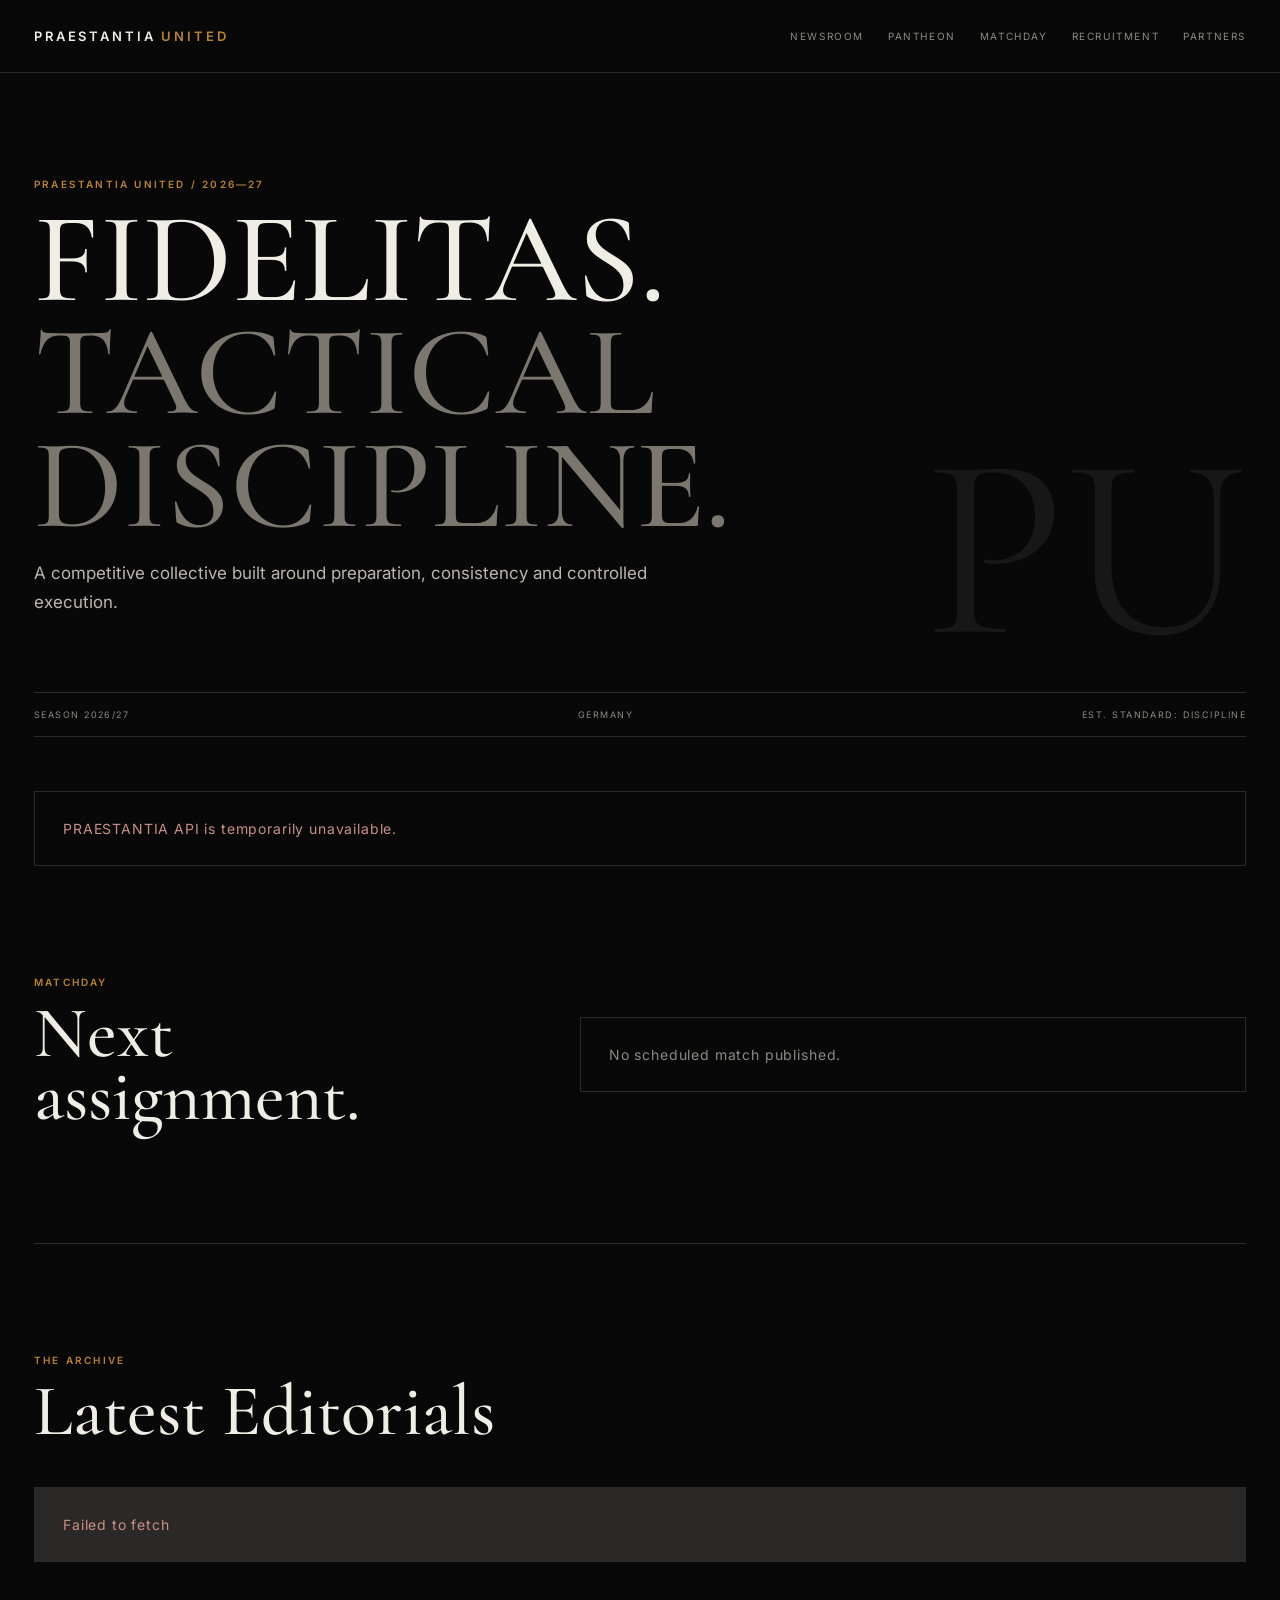
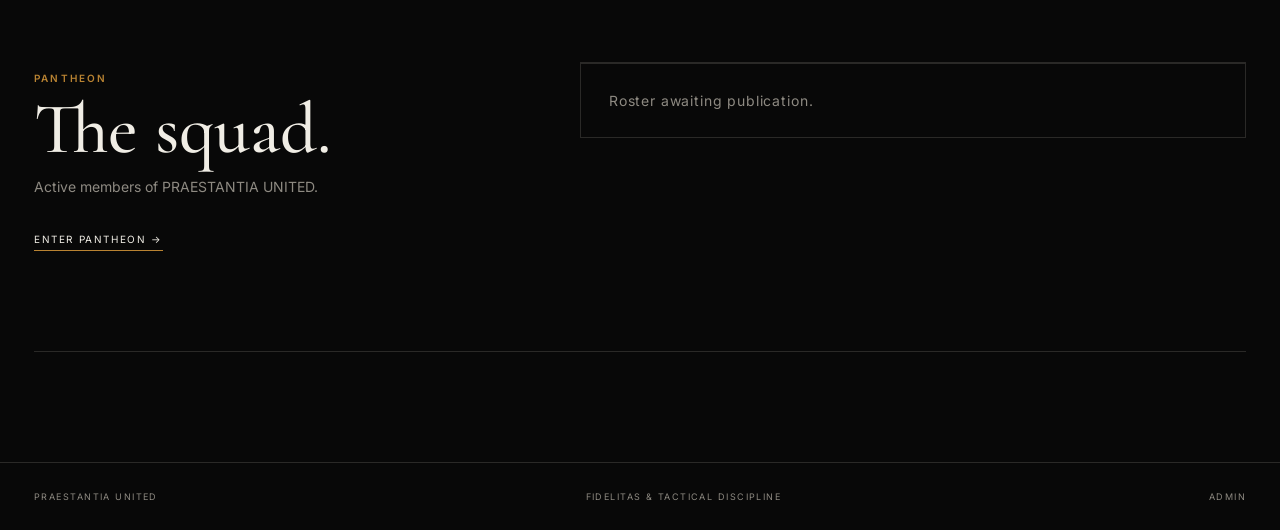
<file: index.html>
<!DOCTYPE html>
<html lang="en">
<head>
  <meta charset="UTF-8">
  <meta name="viewport" content="width=device-width, initial-scale=1.0">
  <meta name="description" content="PRAESTANTIA UNITED — FIDELITAS & TACTICAL DISCIPLINE">
  <title>PRAESTANTIA UNITED</title>
  <link rel="preconnect" href="https://fonts.googleapis.com">
  <link rel="preconnect" href="https://fonts.gstatic.com" crossorigin>
  <link href="https://fonts.googleapis.com/css2?family=Cormorant+Garamond:wght@400;500;600;700&family=Inter:wght@400;500;600&display=swap" rel="stylesheet">
  <link rel="stylesheet" href="css_style.css">
</head>
<body data-page="home">
  <header class="site-header">
    <a class="brand" href="index.html">PRAESTANTIA <span>UNITED</span></a>
    <button class="nav-toggle" aria-label="Toggle navigation">MENU</button>
    <nav class="site-nav">
      <a href="index.html">NEWSROOM</a>
      <a href="pantheon.html">PANTHEON</a>
      <a href="matchday.html">MATCHDAY</a>
      <a href="recruitment.html">RECRUITMENT</a>
      <a href="partners.html">PARTNERS</a>
    </nav>
  </header>

  <main>
    <section class="masthead">
      <div>
        <p class="eyebrow">PRAESTANTIA UNITED / 2026—27</p>
        <h1>FIDELITAS.<br><span>TACTICAL DISCIPLINE.</span></h1>
        <p class="masthead-copy">A competitive collective built around preparation, consistency and controlled execution.</p>
      </div>
      <div class="masthead-mark">PU</div>
    </section>

    <section class="ticker" aria-label="Club status">
      <span>SEASON 2026/27</span><span>GERMANY</span><span>EST. STANDARD: DISCIPLINE</span>
    </section>

    <section id="featured-news" class="feature-block">
      <div class="loading-state">Loading latest editorial…</div>
    </section>

    <section class="split-section">
      <div>
        <p class="eyebrow">MATCHDAY</p>
        <h2>Next assignment.</h2>
      </div>
      <div id="next-match" class="data-panel"><div class="empty-state">No scheduled match published.</div></div>
    </section>

    <section class="section-head compact">
      <div>
        <p class="eyebrow">THE ARCHIVE</p>
        <h2>Latest Editorials</h2>
      </div>
      <div id="filters" class="filters"></div>
    </section>
    <section id="editorial-grid" class="editorial-grid"><div class="loading-state">Loading newsroom…</div></section>

    <section class="split-section team-preview">
      <div>
        <p class="eyebrow">PANTHEON</p>
        <h2>The squad.</h2>
        <p class="muted-copy">Active members of PRAESTANTIA UNITED.</p>
        <a class="text-link" href="pantheon.html">ENTER PANTHEON →</a>
      </div>
      <div id="player-preview" class="mini-roster"><div class="empty-state">Roster awaiting publication.</div></div>
    </section>
  </main>

  <footer class="site-footer">
    <span>PRAESTANTIA UNITED</span>
    <span>FIDELITAS &amp; TACTICAL DISCIPLINE</span>
    <a href="admin_news-create.html">ADMIN</a>
  </footer>

  <script src="js_app.js"></script>
</body>
</html>
</file>
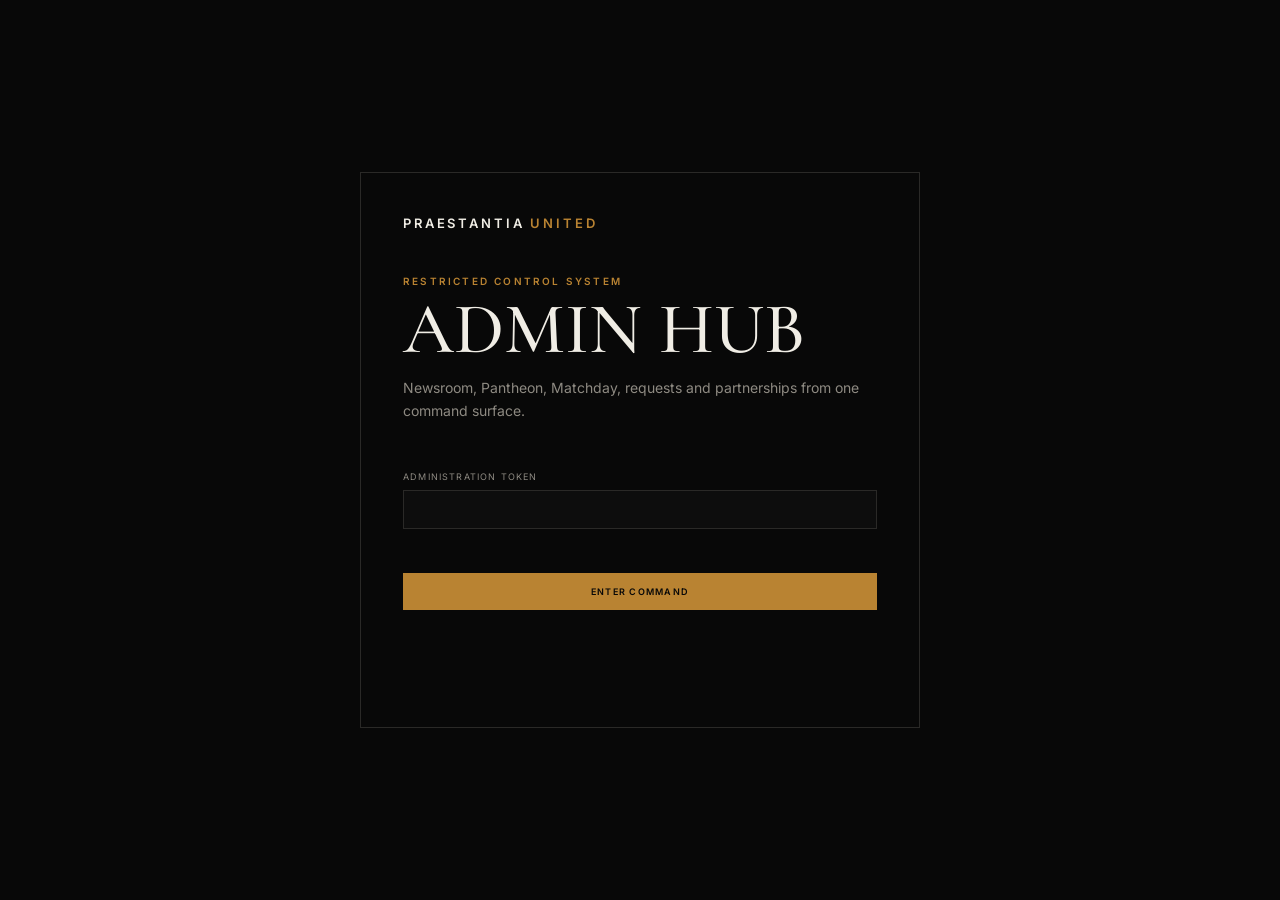
<file: admin/index.html>
<!DOCTYPE html>
<html lang="en">
<head>
  <meta charset="UTF-8">
  <meta name="viewport" content="width=device-width,initial-scale=1">
  <meta name="robots" content="noindex,nofollow">
  <title>Admin Hub — PRAESTANTIA UNITED</title>
  <link rel="preconnect" href="https://fonts.googleapis.com">
  <link rel="preconnect" href="https://fonts.gstatic.com" crossorigin>
  <link href="https://fonts.googleapis.com/css2?family=Cormorant+Garamond:wght@400;500;600;700&family=Inter:wght@400;500;600&display=swap" rel="stylesheet">
  <link rel="stylesheet" href="/css_style.css">
  <link rel="stylesheet" href="/admin/admin.css">
</head>
<body class="admin-hub-shell">
  <section id="login-screen" class="hub-login">
    <div class="hub-login-card">
      <a class="brand" href="/">PRAESTANTIA <span>UNITED</span></a>
      <div>
        <p class="eyebrow">RESTRICTED CONTROL SYSTEM</p>
        <h1>ADMIN HUB</h1>
        <p class="muted-copy">Newsroom, Pantheon, Matchday, requests and partnerships from one command surface.</p>
      </div>
      <label>Administration token<input id="token-input" type="password" autocomplete="off"></label>
      <button id="login-button" class="action-button">ENTER COMMAND</button>
      <p id="login-status" class="form-status"></p>
    </div>
  </section>

  <div id="hub" class="hub hidden">
    <aside class="hub-sidebar">
      <a class="brand" href="/">PRAESTANTIA <span>UNITED</span></a>
      <div class="hub-command-label">ADMINISTRATION / 01</div>
      <nav id="hub-nav">
        <button class="hub-nav-item active" data-section="dashboard">OVERVIEW</button>
        <button class="hub-nav-item" data-section="news">NEWSROOM</button>
        <button class="hub-nav-item" data-section="players">PANTHEON</button>
        <button class="hub-nav-item" data-section="matches">MATCHDAY</button>
        <button class="hub-nav-item" data-section="applications">APPLICATIONS <span id="badge-applications"></span></button>
        <button class="hub-nav-item" data-section="match-requests">MATCH REQUESTS <span id="badge-match-requests"></span></button>
        <button class="hub-nav-item" data-section="partners">PARTNERS</button>
        <button class="hub-nav-item" data-section="partnership-requests">PARTNERSHIP REQUESTS <span id="badge-partnerships"></span></button>
        <button class="hub-nav-item" data-section="settings">SYSTEM</button>
      </nav>
      <div class="hub-sidebar-foot">
        <a href="/" target="_blank">OPEN PUBLIC SITE ↗</a>
        <button id="logout-button">LOGOUT</button>
      </div>
    </aside>

    <main class="hub-main">
      <header class="hub-topbar">
        <div><p class="eyebrow" id="section-kicker">COMMAND</p><h2 id="section-title">Overview</h2></div>
        <div class="hub-api-status"><span id="api-dot"></span><span id="api-label">API CHECK</span></div>
      </header>

      <section class="hub-section active" data-panel="dashboard">
        <div id="metrics" class="hub-metrics"></div>
        <div class="hub-grid two">
          <article class="hub-panel"><p class="eyebrow">SYSTEM</p><h3>Production</h3><div id="system-status" class="hub-list"></div></article>
          <article class="hub-panel"><p class="eyebrow">QUICK ACTIONS</p><h3>Command shortcuts</h3>
            <div class="quick-actions">
              <button data-go="news">CREATE EDITORIAL</button>
              <button data-go="players">ADD PLAYER</button>
              <button data-go="matches">ADD MATCH</button>
              <button data-go="partners">ADD PARTNER</button>
            </div>
          </article>
        </div>
      </section>

      <section class="hub-section" data-panel="news">
        <div class="hub-grid editor-layout">
          <form id="article-form" class="hub-panel hub-form">
            <p class="eyebrow">EDITORIAL CONTROL</p><h3 id="article-editor-title">Create article</h3><p id="article-editor-mode" class="editor-mode">NEW ENTRY</p>
            <label>Title<input id="article-title" required></label>
            <div class="two-col"><label>Slug<input id="article-slug" required></label><label>Category<input id="article-category" value="EDITORIAL" required></label></div>
            <label>Subheadline<input id="article-subheadline"></label>
            <label>Image URL<input id="article-image" type="url"></label>
            <div class="two-col"><label>Status<select id="article-status"><option value="draft">Draft</option><option value="published">Published</option></select></label><label class="check-label"><input id="article-featured" type="checkbox"> Featured</label></div>
            <label>Content<textarea id="article-content" rows="16" required></textarea></label>
            <div class="editor-actions"><button id="article-save-button" class="action-button" type="submit">SAVE ARTICLE</button><button id="article-cancel-edit" class="hub-refresh hidden" type="button">CANCEL EDIT</button></div><p id="article-form-status" class="form-status"></p>
          </form>
          <article class="hub-panel"><div class="panel-head"><div><p class="eyebrow">ARCHIVE</p><h3>Articles</h3></div><button class="hub-refresh" data-refresh="news">REFRESH</button></div><div id="articles-list" class="hub-list"></div></article>
        </div>
      </section>

      <section class="hub-section" data-panel="players">
        <div class="hub-grid editor-layout">
          <form id="player-form" class="hub-panel hub-form">
            <p class="eyebrow">PANTHEON CONTROL</p><h3>Add player</h3>
            <div class="two-col"><label>Number<input name="player_number" type="number"></label><label>Position<input name="position"></label></div>
            <label>Name<input name="name" required></label><label>Slug<input name="slug" required></label>
            <div class="two-col"><label>Nationality<input name="nationality"></label><label>Joined<input name="joined_at" type="date"></label></div>
            <label>Portrait URL<input name="portrait_url" type="url"></label>
            <label>Bio<textarea name="bio" rows="6"></textarea></label>
            <button class="action-button" type="submit">ADD TO PANTHEON</button><p class="form-status"></p>
          </form>
          <article class="hub-panel"><div class="panel-head"><div><p class="eyebrow">ACTIVE ROSTER</p><h3>Players</h3></div><button class="hub-refresh" data-refresh="players">REFRESH</button></div><div id="players-list" class="hub-list"></div></article>
        </div>
      </section>

      <section class="hub-section" data-panel="matches">
        <div class="hub-grid editor-layout">
          <form id="match-form" class="hub-panel hub-form">
            <p class="eyebrow">MATCHDAY CONTROL</p><h3>Add fixture</h3>
            <label>Opponent<input name="opponent" required></label>
            <div class="two-col"><label>Competition<input name="competition"></label><label>Venue<input name="venue"></label></div>
            <div class="two-col"><label>Date<input name="match_date" type="date" required></label><label>Kickoff<input name="kickoff_time" type="time"></label></div>
            <label>Status<select name="status"><option value="scheduled">Scheduled</option><option value="live">Live</option><option value="completed">Completed</option><option value="cancelled">Cancelled</option></select></label>
            <div class="two-col"><label>Score for<input name="score_for" type="number"></label><label>Score against<input name="score_against" type="number"></label></div>
            <label>Notes<textarea name="notes" rows="5"></textarea></label>
            <button class="action-button" type="submit">SAVE MATCH</button><p class="form-status"></p>
          </form>
          <article class="hub-panel"><div class="panel-head"><div><p class="eyebrow">COMPETITIVE RECORD</p><h3>Matches</h3></div><button class="hub-refresh" data-refresh="matches">REFRESH</button></div><div id="matches-admin-list" class="hub-list"></div></article>
        </div>
      </section>

      <section class="hub-section" data-panel="applications"><article class="hub-panel"><div class="panel-head"><div><p class="eyebrow">RECRUITMENT</p><h3>Applications</h3></div><button class="hub-refresh" data-refresh="applications">REFRESH</button></div><div id="applications-list" class="hub-list"></div></article></section>
      <section class="hub-section" data-panel="match-requests"><article class="hub-panel"><div class="panel-head"><div><p class="eyebrow">OPPOSITION</p><h3>Match requests</h3></div><button class="hub-refresh" data-refresh="match-requests">REFRESH</button></div><div id="match-requests-list" class="hub-list"></div></article></section>

      <section class="hub-section" data-panel="partners">
        <div class="hub-grid editor-layout">
          <form id="partner-form" class="hub-panel hub-form">
            <p class="eyebrow">PARTNER CONTROL</p><h3>Add partner</h3>
            <label>Name<input name="name" required></label><label>Slug<input name="slug" required></label>
            <div class="two-col"><label>Tier<input name="tier"></label><label>Sort order<input name="sort_order" type="number" value="0"></label></div>
            <label>Website<input name="website_url" type="url"></label><label>Logo URL<input name="logo_url" type="url"></label>
            <label>Description<textarea name="description" rows="6"></textarea></label>
            <button class="action-button" type="submit">ADD PARTNER</button><p class="form-status"></p>
          </form>
          <article class="hub-panel"><div class="panel-head"><div><p class="eyebrow">ALLIANCES</p><h3>Partners</h3></div><button class="hub-refresh" data-refresh="partners">REFRESH</button></div><div id="partners-admin-list" class="hub-list"></div></article>
        </div>
      </section>

      <section class="hub-section" data-panel="partnership-requests"><article class="hub-panel"><div class="panel-head"><div><p class="eyebrow">ALLIANCES</p><h3>Partnership requests</h3></div><button class="hub-refresh" data-refresh="partnership-requests">REFRESH</button></div><div id="partnership-requests-list" class="hub-list"></div></article></section>

      <section class="hub-section" data-panel="settings">
        <div class="hub-grid two">
          <article class="hub-panel"><p class="eyebrow">PUBLIC SETTINGS</p><h3>Runtime configuration</h3><div id="settings-list" class="hub-list"></div></article>
          <article class="hub-panel"><p class="eyebrow">API</p><h3>Production endpoint</h3><code>https://praestantia-api.dmdeliafr.workers.dev</code><p class="muted-copy">Administration secrets stay in Cloudflare and are never committed to this repository.</p></article>
        </div>
      </section>
    </main>
  </div>

  <script src="/admin/admin.js"></script>
</body>
</html>
</file>
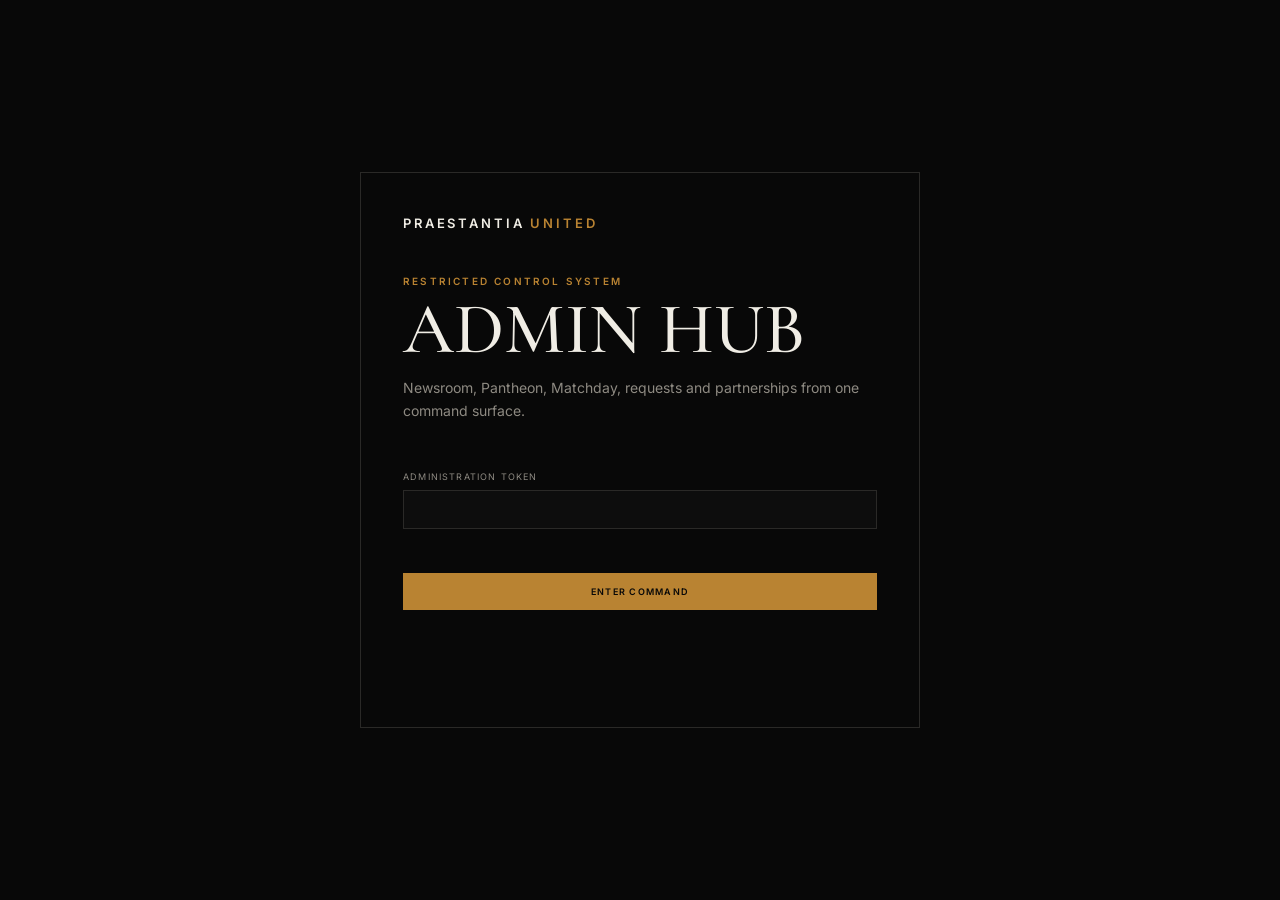
<file: admin_news-create.html>
<!DOCTYPE html><html lang="en"><head><meta charset="UTF-8"><meta http-equiv="refresh" content="0; url=/admin/"><meta name="robots" content="noindex"><title>Admin — PRAESTANTIA UNITED</title></head><body><script>location.replace("/admin/");</script></body></html>
</file>
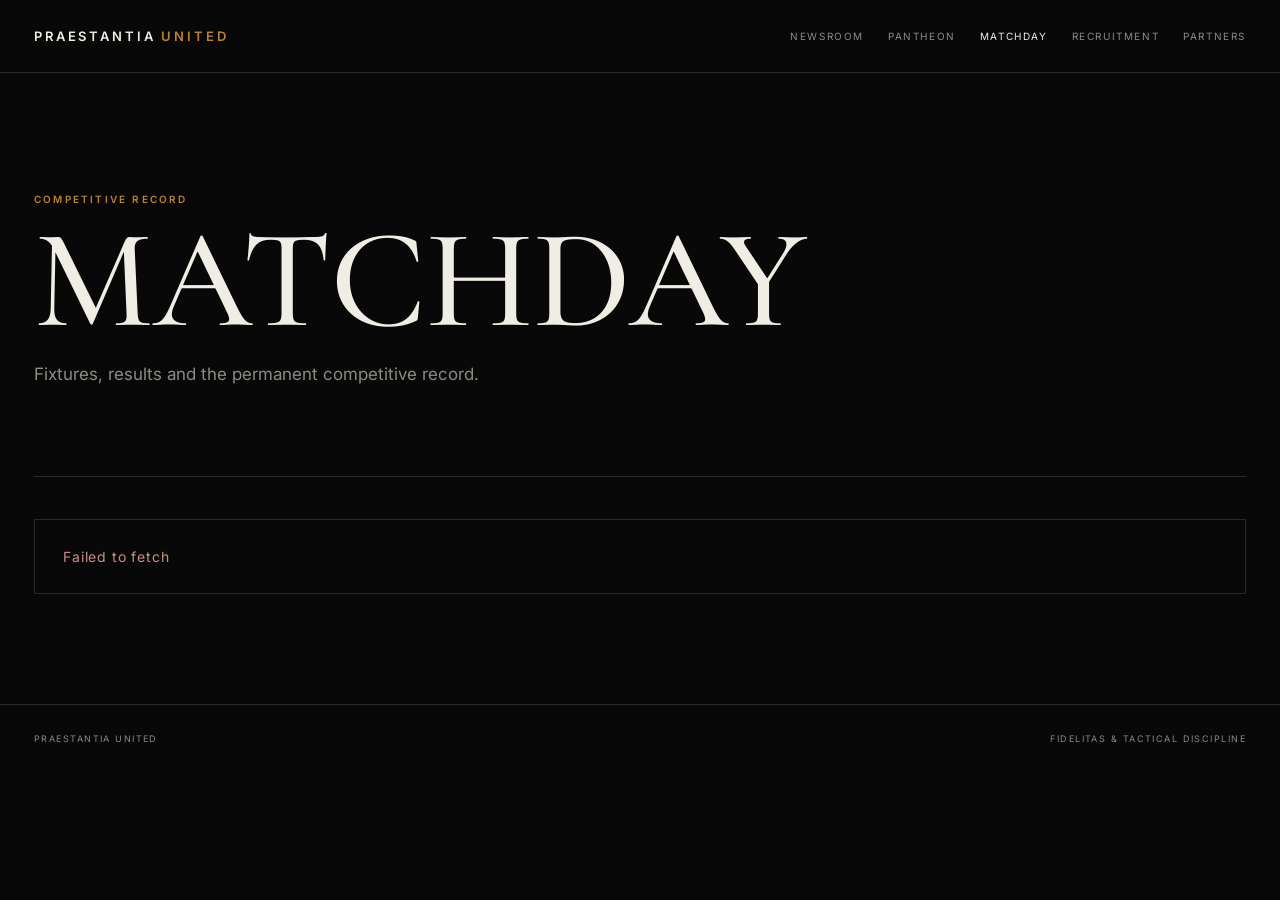
<file: matchday.html>
<!DOCTYPE html>
<html lang="en">
<head>
<meta charset="UTF-8"><meta name="viewport" content="width=device-width,initial-scale=1">
<title>Matchday — PRAESTANTIA UNITED</title>
<link rel="preconnect" href="https://fonts.googleapis.com"><link rel="preconnect" href="https://fonts.gstatic.com" crossorigin>
<link href="https://fonts.googleapis.com/css2?family=Cormorant+Garamond:wght@400;500;600;700&family=Inter:wght@400;500;600&display=swap" rel="stylesheet">
<link rel="stylesheet" href="css_style.css">
</head>
<body data-page="matchday">
<header class="site-header"><a class="brand" href="index.html">PRAESTANTIA <span>UNITED</span></a><button class="nav-toggle" aria-label="Toggle navigation">MENU</button><nav class="site-nav"><a href="index.html">NEWSROOM</a><a href="pantheon.html">PANTHEON</a><a class="active" href="matchday.html">MATCHDAY</a><a href="recruitment.html">RECRUITMENT</a><a href="partners.html">PARTNERS</a></nav></header>
<main>
<section class="page-hero"><p class="eyebrow">COMPETITIVE RECORD</p><h1>MATCHDAY</h1><p>Fixtures, results and the permanent competitive record.</p></section>
<section id="matches-list" class="matches-list"><div class="loading-state">Loading matches…</div></section>
</main>
<footer class="site-footer"><span>PRAESTANTIA UNITED</span><span>FIDELITAS &amp; TACTICAL DISCIPLINE</span></footer>
<script src="js_app.js"></script>
</body>
</html>
</file>
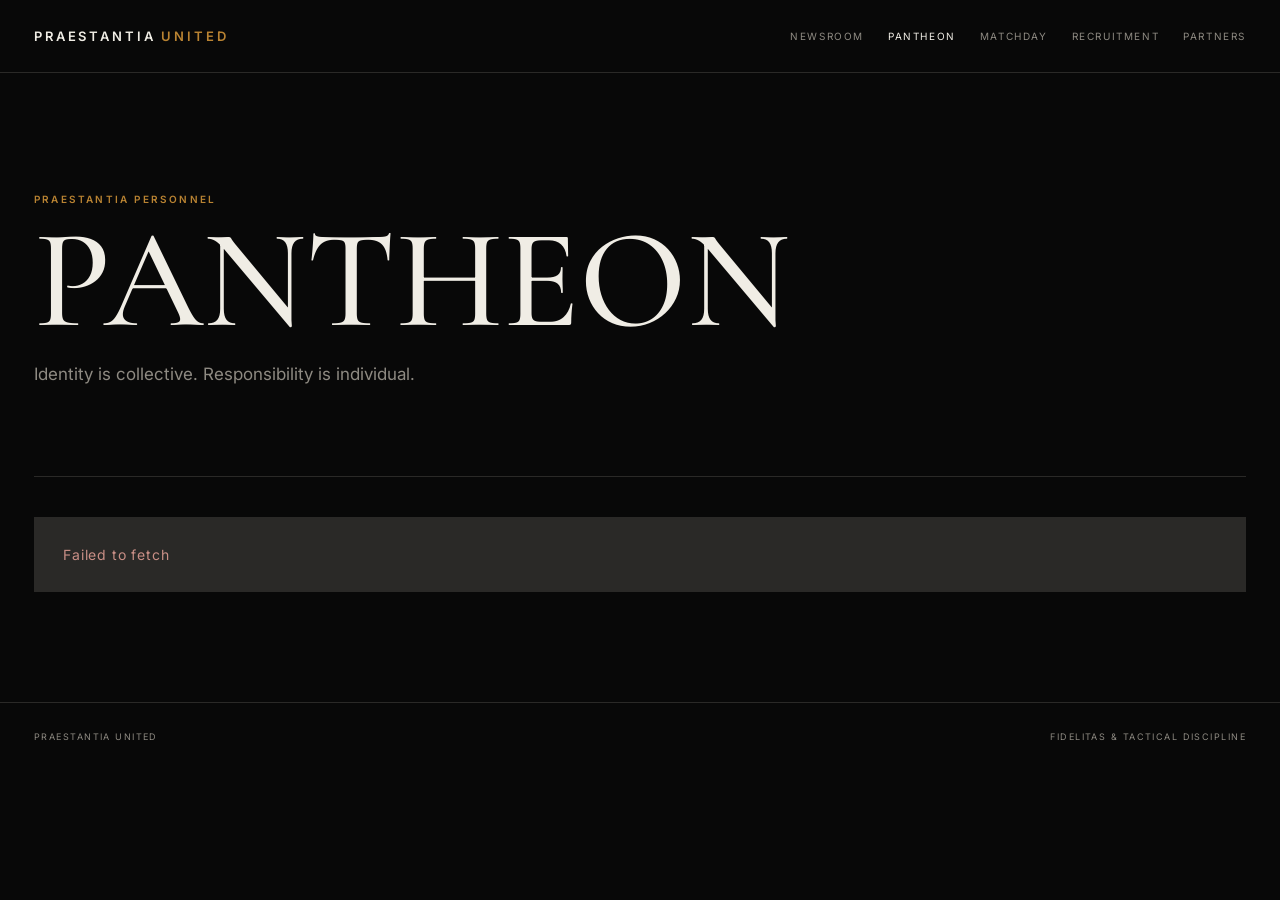
<file: pantheon.html>
<!DOCTYPE html>
<html lang="en">
<head>
<meta charset="UTF-8"><meta name="viewport" content="width=device-width,initial-scale=1">
<title>Pantheon — PRAESTANTIA UNITED</title>
<link rel="preconnect" href="https://fonts.googleapis.com"><link rel="preconnect" href="https://fonts.gstatic.com" crossorigin>
<link href="https://fonts.googleapis.com/css2?family=Cormorant+Garamond:wght@400;500;600;700&family=Inter:wght@400;500;600&display=swap" rel="stylesheet">
<link rel="stylesheet" href="css_style.css">
</head>
<body data-page="pantheon">
<header class="site-header"><a class="brand" href="index.html">PRAESTANTIA <span>UNITED</span></a><button class="nav-toggle" aria-label="Toggle navigation">MENU</button><nav class="site-nav"><a href="index.html">NEWSROOM</a><a class="active" href="pantheon.html">PANTHEON</a><a href="matchday.html">MATCHDAY</a><a href="recruitment.html">RECRUITMENT</a><a href="partners.html">PARTNERS</a></nav></header>
<main>
<section class="page-hero"><p class="eyebrow">PRAESTANTIA PERSONNEL</p><h1>PANTHEON</h1><p>Identity is collective. Responsibility is individual.</p></section>
<section id="players-grid" class="players-grid"><div class="loading-state">Loading roster…</div></section>
</main>
<footer class="site-footer"><span>PRAESTANTIA UNITED</span><span>FIDELITAS &amp; TACTICAL DISCIPLINE</span></footer>
<script src="js_app.js"></script>
</body>
</html>
</file>
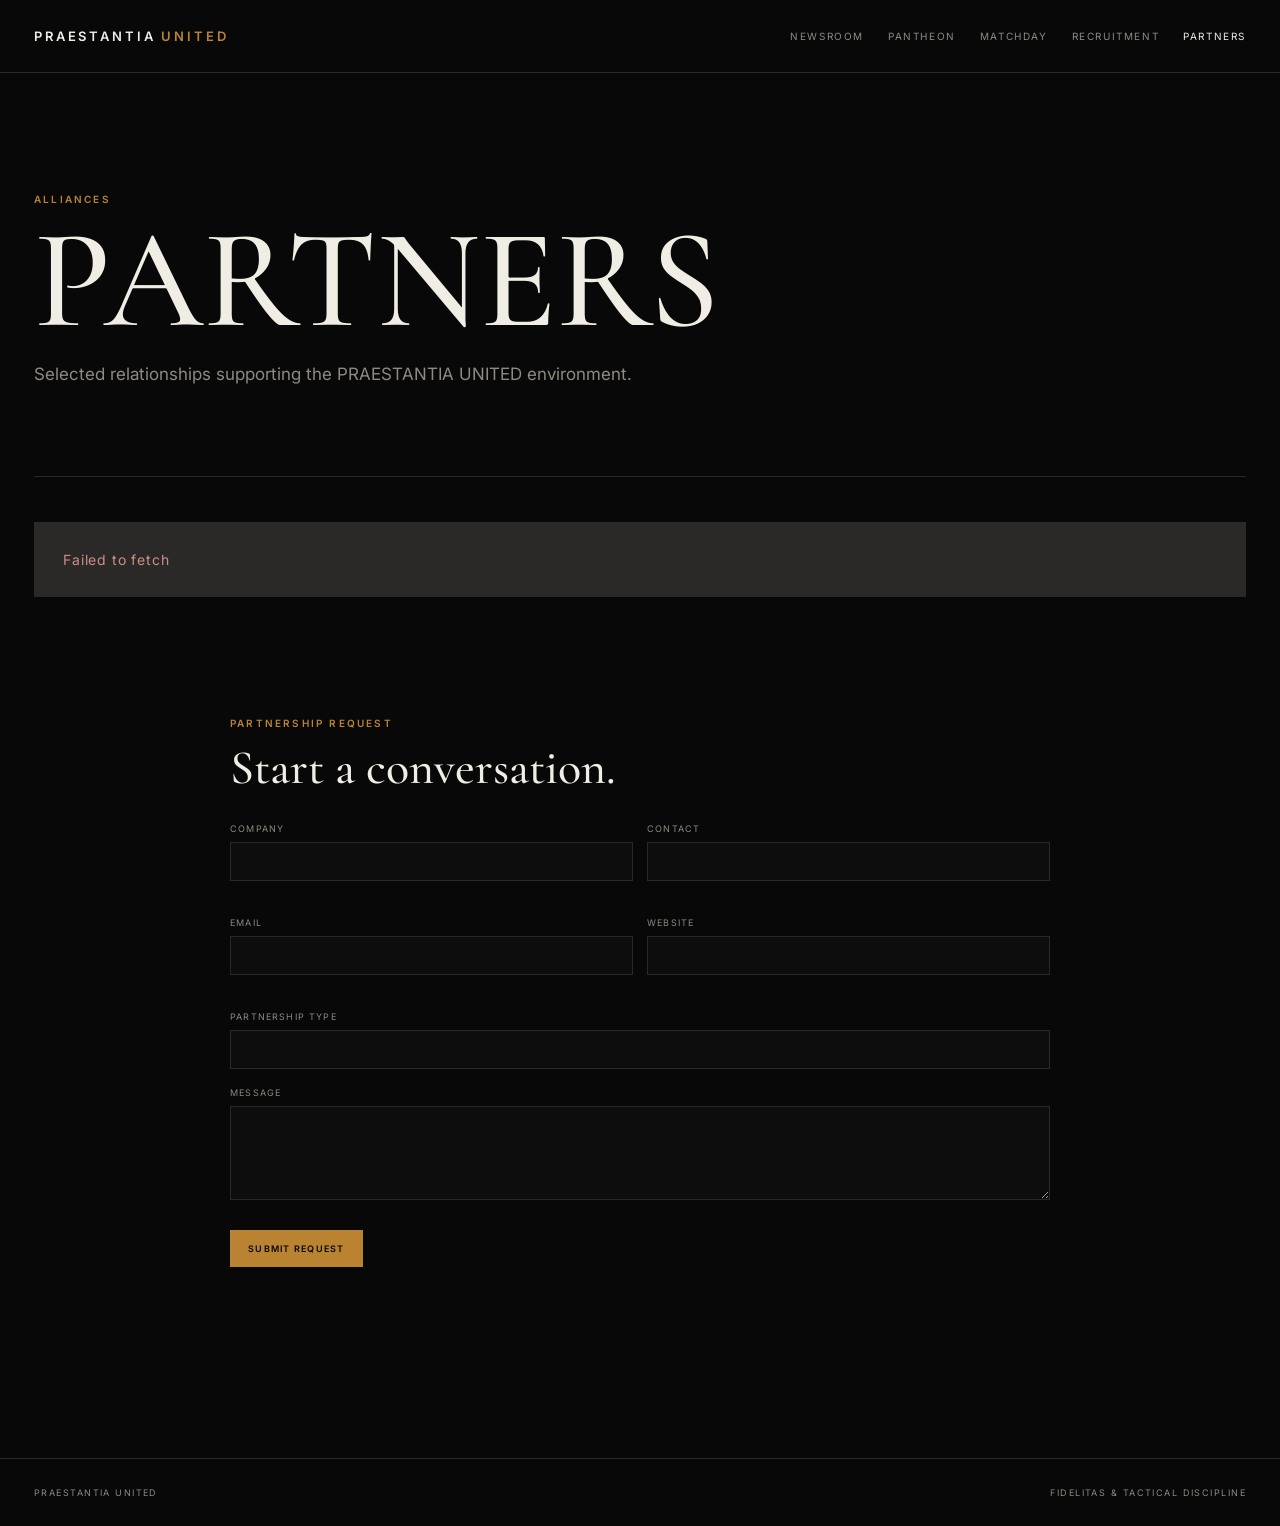
<file: partners.html>
<!DOCTYPE html>
<html lang="en">
<head>
<meta charset="UTF-8"><meta name="viewport" content="width=device-width,initial-scale=1">
<title>Partners — PRAESTANTIA UNITED</title>
<link rel="preconnect" href="https://fonts.googleapis.com"><link rel="preconnect" href="https://fonts.gstatic.com" crossorigin>
<link href="https://fonts.googleapis.com/css2?family=Cormorant+Garamond:wght@400;500;600;700&family=Inter:wght@400;500;600&display=swap" rel="stylesheet">
<link rel="stylesheet" href="css_style.css">
</head>
<body data-page="partners">
<header class="site-header"><a class="brand" href="index.html">PRAESTANTIA <span>UNITED</span></a><button class="nav-toggle" aria-label="Toggle navigation">MENU</button><nav class="site-nav"><a href="index.html">NEWSROOM</a><a href="pantheon.html">PANTHEON</a><a href="matchday.html">MATCHDAY</a><a href="recruitment.html">RECRUITMENT</a><a class="active" href="partners.html">PARTNERS</a></nav></header>
<main>
<section class="page-hero"><p class="eyebrow">ALLIANCES</p><h1>PARTNERS</h1><p>Selected relationships supporting the PRAESTANTIA UNITED environment.</p></section>
<section id="partners-grid" class="partners-grid"><div class="loading-state">Loading partners…</div></section>
<section class="form-panel partner-form-wrap">
<p class="eyebrow">PARTNERSHIP REQUEST</p><h2>Start a conversation.</h2>
<form id="partnership-form">
<div class="two-col"><label>Company<input name="company_name" required></label><label>Contact<input name="contact_name" required></label></div>
<div class="two-col"><label>Email<input name="email" type="email" required></label><label>Website<input name="website" type="url"></label></div>
<label>Partnership type<input name="partnership_type"></label>
<label>Message<textarea name="message" rows="6"></textarea></label>
<button class="action-button" type="submit">SUBMIT REQUEST</button><p class="form-status" aria-live="polite"></p>
</form>
</section>
</main>
<footer class="site-footer"><span>PRAESTANTIA UNITED</span><span>FIDELITAS &amp; TACTICAL DISCIPLINE</span></footer>
<script src="js_app.js"></script>
</body>
</html>
</file>
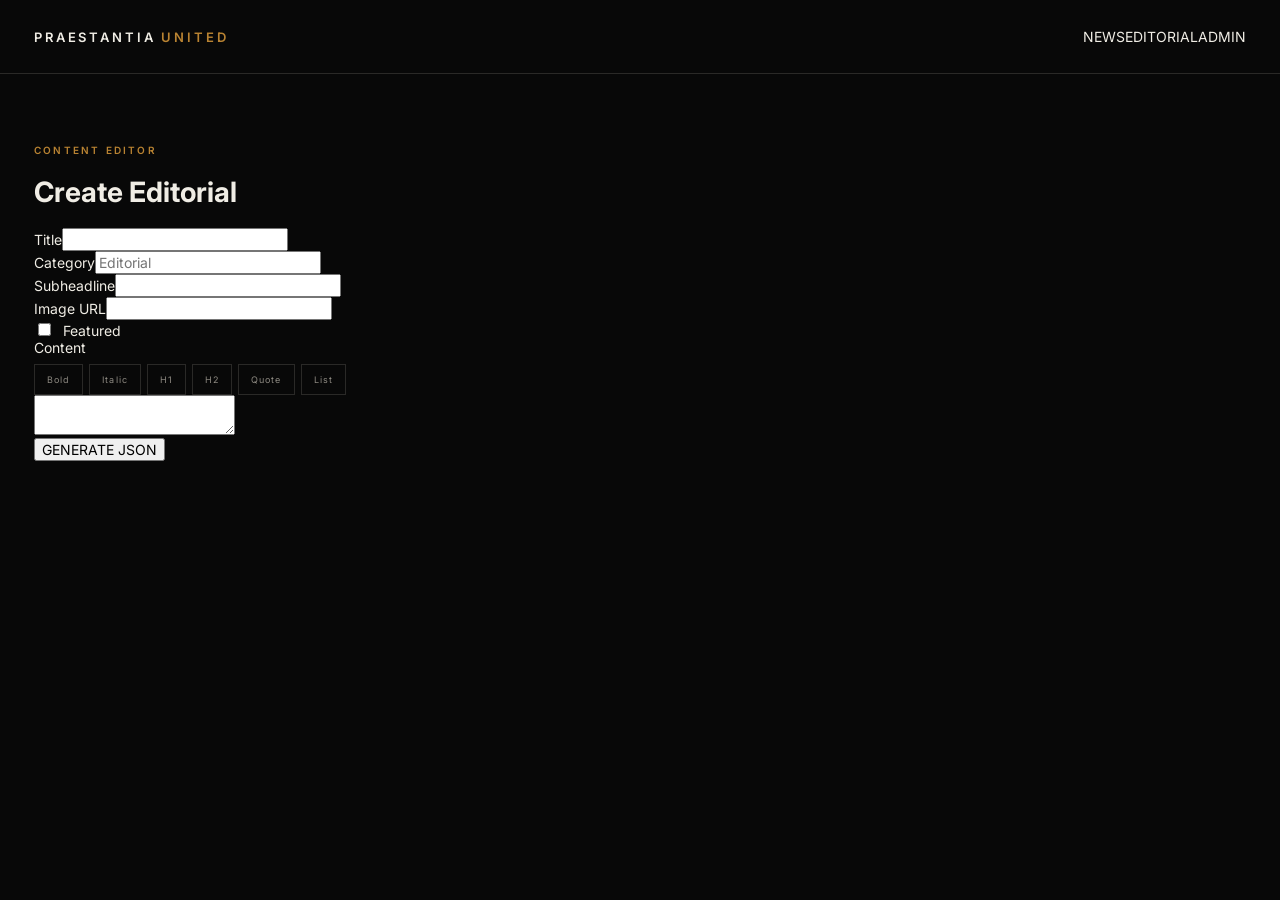
<file: praestantia+admin_news-create.html>
<!DOCTYPE html>
<html lang="en">
<head>
  <meta charset="UTF-8">
  <meta name="viewport" content="width=device-width, initial-scale=1.0">
  <title>Create Editorial — PRAESTANTIA UNITED</title>
  <link rel="preconnect" href="https://fonts.googleapis.com">
  <link rel="preconnect" href="https://fonts.gstatic.com" crossorigin>
  <link href="https://fonts.googleapis.com/css2?family=Cormorant+Garamond:wght@400;500;600&family=Inter:wght@400;500;600&display=swap" rel="stylesheet">
  <link rel="stylesheet" href="css_style.css">
</head>
<body>
  <header class="site-header">
    <a class="brand" href="index.html">PRAESTANTIA <span>UNITED</span></a>
    <nav><a href="index.html">NEWS</a><a href="news_article.html">EDITORIAL</a><a href="admin_news-create.html">ADMIN</a></nav>
  </header>
  <main class="admin">
    <div class="eyebrow">CONTENT EDITOR</div>
    <h1>Create Editorial</h1>
    <form id="editor-form">
      <div class="form-row"><label>Title</label><input id="title" required></div>
      <div class="form-row"><label>Category</label><input id="category" placeholder="Editorial" required></div>
      <div class="form-row"><label>Subheadline</label><input id="subheadline" required></div>
      <div class="form-row"><label>Image URL</label><input id="image" type="url"></div>
      <div class="form-row"><label><input id="featured" type="checkbox" style="width:auto;margin-right:8px"> Featured</label></div>
      <div class="form-row">
        <label>Content</label>
        <div class="toolbar">
          <button type="button" data-wrap="**">Bold</button>
          <button type="button" data-wrap="*">Italic</button>
          <button type="button" data-prefix="# ">H1</button>
          <button type="button" data-prefix="## ">H2</button>
          <button type="button" data-prefix="> ">Quote</button>
          <button type="button" data-prefix="- ">List</button>
        </div>
        <textarea id="content" required></textarea>
      </div>
      <button class="publish" type="submit">GENERATE JSON</button>
    </form>
    <pre id="output" style="white-space:pre-wrap;color:#aaa;margin-top:40px"></pre>
  </main>
  <script src="js_admin.js"></script>
</body>
</html>
</file>
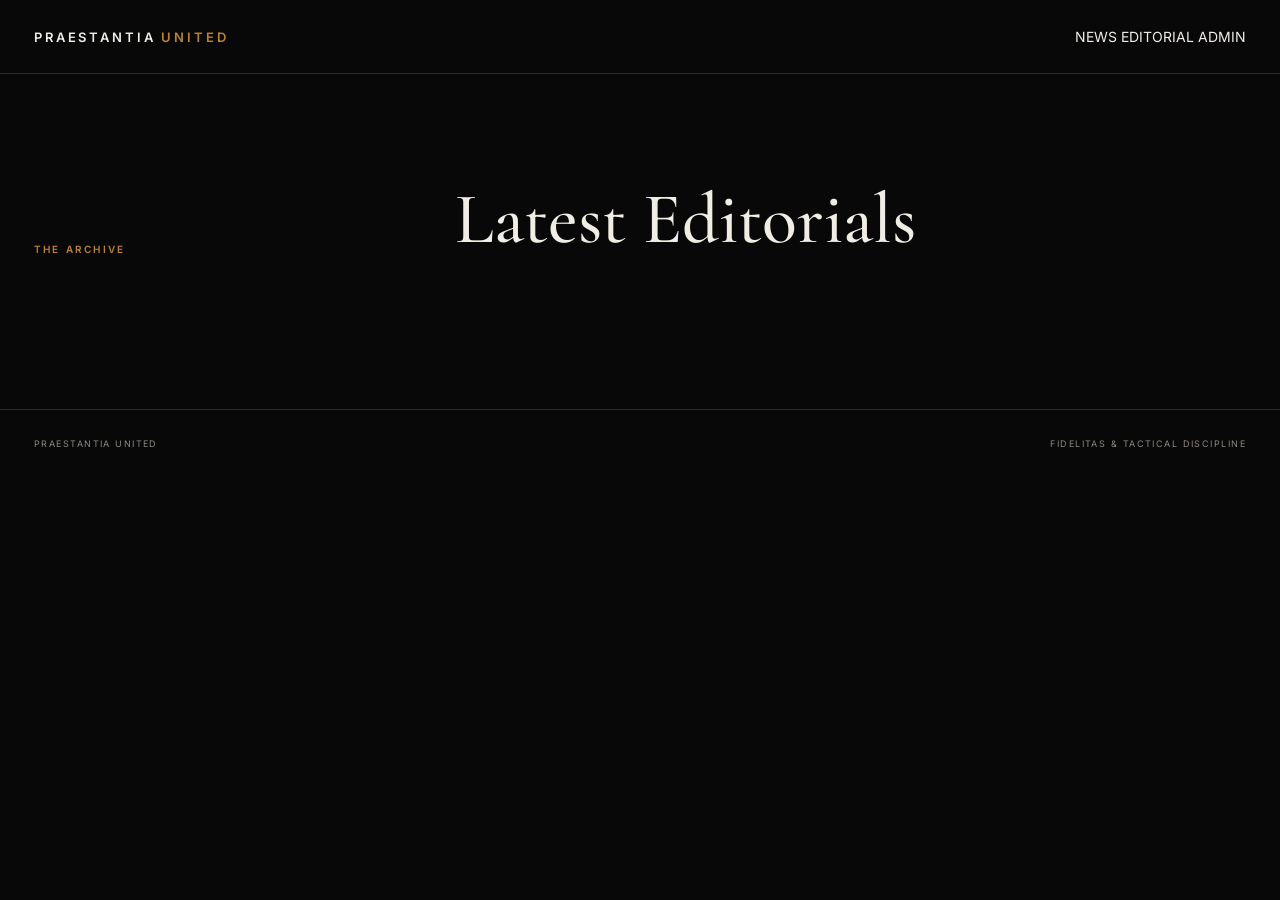
<file: praestantia+index.html>
<!DOCTYPE html>
<html lang="en">
<head>
  <meta charset="UTF-8">
  <meta name="viewport" content="width=device-width, initial-scale=1.0">
  <meta name="description" content="PRAESTANTIA UNITED — FIDELITAS & TACTICAL DISCIPLINE">
  <title>PRAESTANTIA UNITED</title>
  <link rel="preconnect" href="https://fonts.googleapis.com">
  <link rel="preconnect" href="https://fonts.gstatic.com" crossorigin>
  <link href="https://fonts.googleapis.com/css2?family=Cormorant+Garamond:wght@400;500;600;700&family=Inter:wght@400;500;600&display=swap" rel="stylesheet">
  <link rel="stylesheet" href="css_style.css">
</head>
<body>
  <header class="site-header">
    <a class="brand" href="index.html">PRAESTANTIA <span>UNITED</span></a>
    <nav>
      <a href="index.html">NEWS</a>
      <a href="news_article.html">EDITORIAL</a>
      <a href="admin_news-create.html">ADMIN</a>
    </nav>
  </header>

  <main>
    <section id="hero" class="hero"></section>
    <section class="section-head">
      <p class="eyebrow">THE ARCHIVE</p>
      <h2>Latest Editorials</h2>
      <div id="filters" class="filters"></div>
    </section>
    <section id="editorial-grid" class="editorial-grid"></section>
  </main>

  <footer class="site-footer">
    <span>PRAESTANTIA UNITED</span>
    <span>FIDELITAS &amp; TACTICAL DISCIPLINE</span>
  </footer>

  <script src="data_news.js"></script>
  <script src="js_app.js"></script>
</body>
</html>
</file>
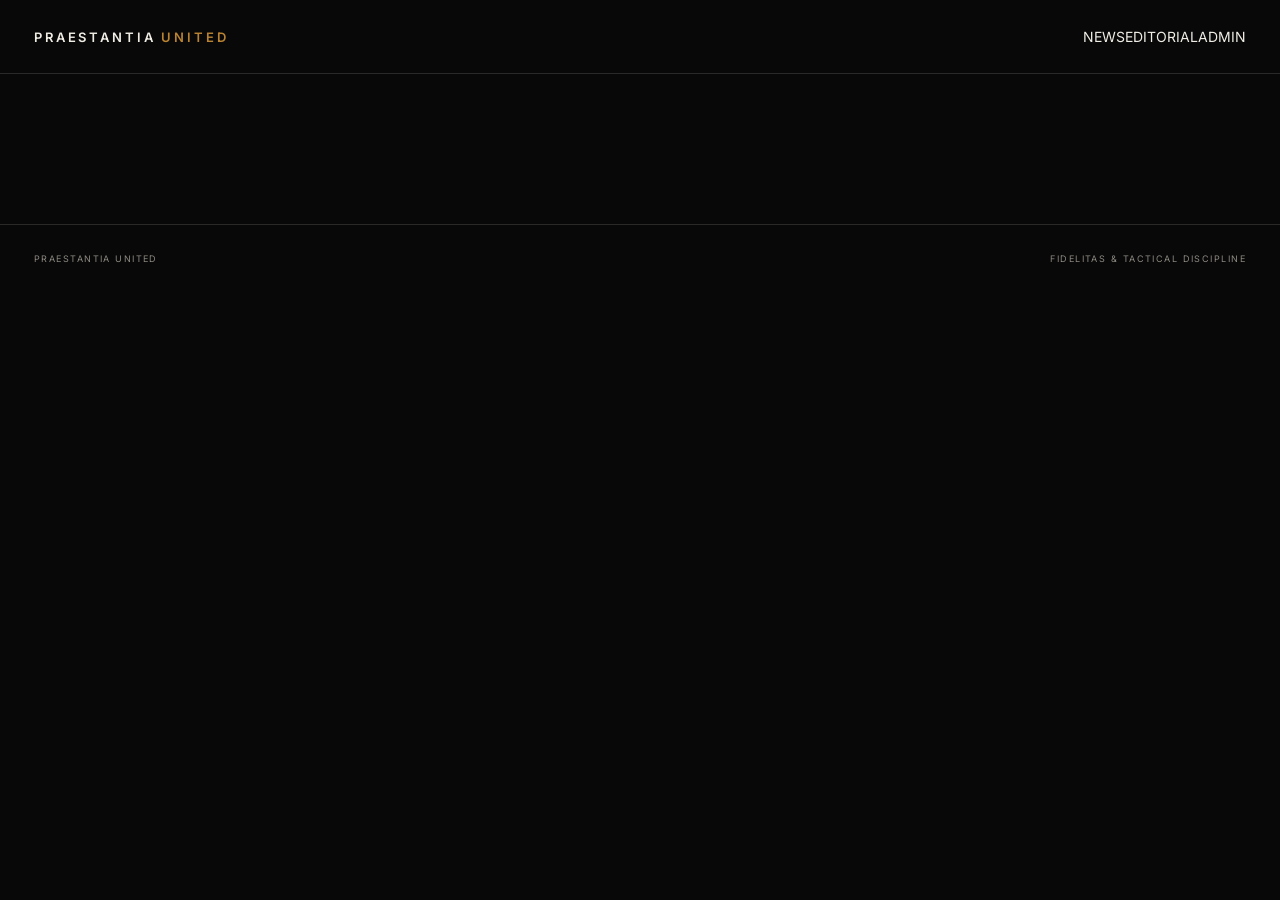
<file: praestantia+news_article.html>
<!DOCTYPE html>
<html lang="en">
<head>
  <meta charset="UTF-8">
  <meta name="viewport" content="width=device-width, initial-scale=1.0">
  <title>Editorial — PRAESTANTIA UNITED</title>
  <link rel="preconnect" href="https://fonts.googleapis.com">
  <link rel="preconnect" href="https://fonts.gstatic.com" crossorigin>
  <link href="https://fonts.googleapis.com/css2?family=Cormorant+Garamond:wght@400;500;600&family=Inter:wght@400;500;600&display=swap" rel="stylesheet">
  <link rel="stylesheet" href="css_style.css">
</head>
<body>
  <header class="site-header">
    <a class="brand" href="index.html">PRAESTANTIA <span>UNITED</span></a>
    <nav><a href="index.html">NEWS</a><a href="news_article.html">EDITORIAL</a><a href="admin_news-create.html">ADMIN</a></nav>
  </header>
  <main>
    <article id="article" class="article"></article>
  </main>
  <footer class="site-footer"><span>PRAESTANTIA UNITED</span><span>FIDELITAS &amp; TACTICAL DISCIPLINE</span></footer>
  <script src="data_news.js"></script>
  <script>
    const slug = new URLSearchParams(location.search).get("slug") || NEWS[0].slug;
    const item = NEWS.find(n => n.slug === slug) || NEWS[0];
    document.title = `${item.title} — PRAESTANTIA UNITED`;
    document.getElementById("article").innerHTML = `
      <div class="eyebrow">${item.category}</div>
      <div class="meta">${item.date}</div>
      <h1>${item.title}</h1>
      <div class="lead">${item.subheadline}</div>
      <div class="article-body">${markdown(item.content)}</div>`;
  </script>
  <script src="js_app.js"></script>
</body>
</html>
</file>
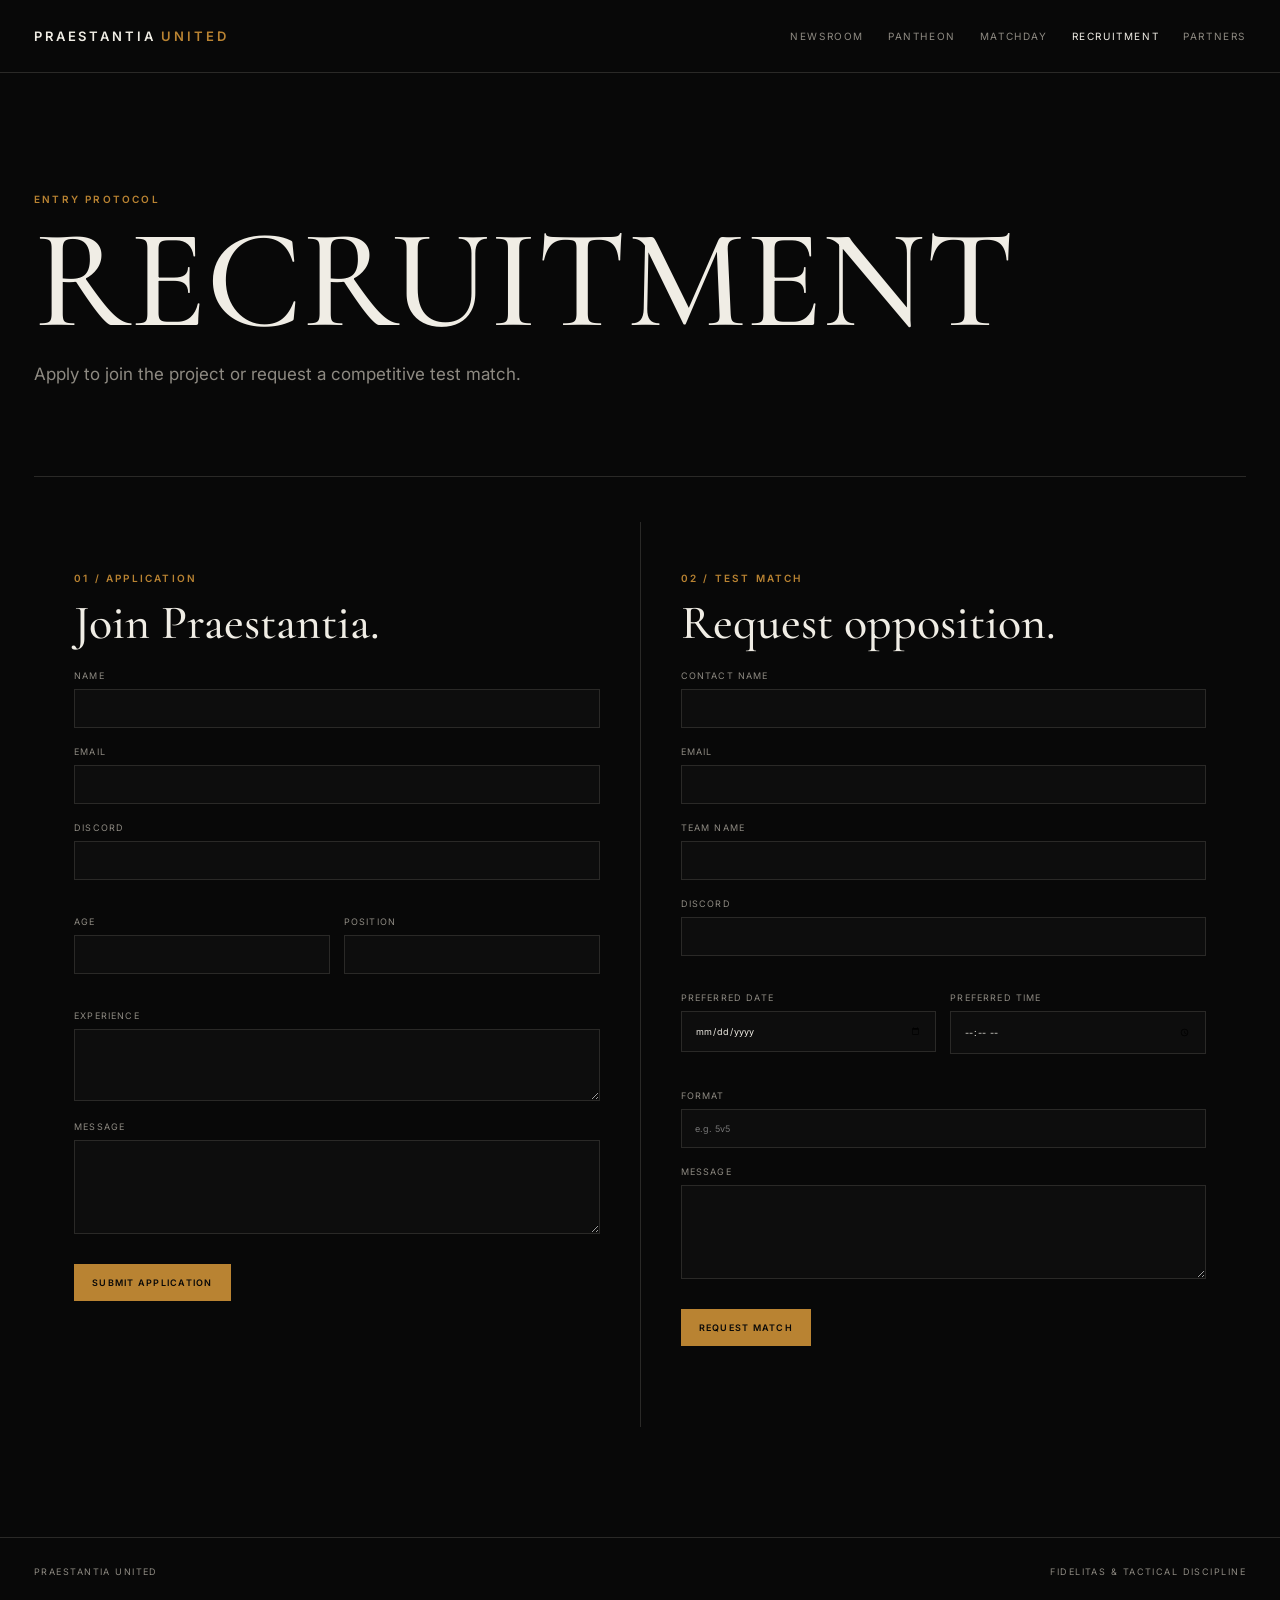
<file: recruitment.html>
<!DOCTYPE html>
<html lang="en">
<head>
<meta charset="UTF-8"><meta name="viewport" content="width=device-width,initial-scale=1">
<title>Recruitment — PRAESTANTIA UNITED</title>
<link rel="preconnect" href="https://fonts.googleapis.com"><link rel="preconnect" href="https://fonts.gstatic.com" crossorigin>
<link href="https://fonts.googleapis.com/css2?family=Cormorant+Garamond:wght@400;500;600;700&family=Inter:wght@400;500;600&display=swap" rel="stylesheet">
<link rel="stylesheet" href="css_style.css">
</head>
<body data-page="recruitment">
<header class="site-header"><a class="brand" href="index.html">PRAESTANTIA <span>UNITED</span></a><button class="nav-toggle" aria-label="Toggle navigation">MENU</button><nav class="site-nav"><a href="index.html">NEWSROOM</a><a href="pantheon.html">PANTHEON</a><a href="matchday.html">MATCHDAY</a><a class="active" href="recruitment.html">RECRUITMENT</a><a href="partners.html">PARTNERS</a></nav></header>
<main>
<section class="page-hero"><p class="eyebrow">ENTRY PROTOCOL</p><h1>RECRUITMENT</h1><p>Apply to join the project or request a competitive test match.</p></section>
<section class="form-grid">
<form id="application-form" class="form-panel">
<p class="eyebrow">01 / APPLICATION</p><h2>Join Praestantia.</h2>
<label>Name<input name="name" required></label>
<label>Email<input name="email" type="email" required></label>
<label>Discord<input name="discord"></label>
<div class="two-col"><label>Age<input name="age" type="number" min="1" max="120"></label><label>Position<input name="position"></label></div>
<label>Experience<textarea name="experience" rows="4"></textarea></label>
<label>Message<textarea name="message" rows="6"></textarea></label>
<button class="action-button" type="submit">SUBMIT APPLICATION</button><p class="form-status" aria-live="polite"></p>
</form>

<form id="match-request-form" class="form-panel">
<p class="eyebrow">02 / TEST MATCH</p><h2>Request opposition.</h2>
<label>Contact name<input name="requester_name" required></label>
<label>Email<input name="requester_email" type="email" required></label>
<label>Team name<input name="team_name" required></label>
<label>Discord<input name="discord"></label>
<div class="two-col"><label>Preferred date<input name="preferred_date" type="date"></label><label>Preferred time<input name="preferred_time" type="time"></label></div>
<label>Format<input name="format" placeholder="e.g. 5v5"></label>
<label>Message<textarea name="message" rows="6"></textarea></label>
<button class="action-button" type="submit">REQUEST MATCH</button><p class="form-status" aria-live="polite"></p>
</form>
</section>
</main>
<footer class="site-footer"><span>PRAESTANTIA UNITED</span><span>FIDELITAS &amp; TACTICAL DISCIPLINE</span></footer>
<script src="js_app.js"></script>
</body>
</html>
</file>
<file: css_style.css>
*{box-sizing:border-box} :root{--bg:#080808;--surface:#101010;--surface2:#151515;--text:#f0ede5;--muted:#8e8a82;--line:#2a2927;--gold:#b98332;--max:1480px}
html{scroll-behavior:smooth} body{margin:0;background:var(--bg);color:var(--text);font-family:Inter,sans-serif;font-size:14px} a{color:inherit;text-decoration:none} button,input,textarea,select{font:inherit}
.site-header{max-width:var(--max);margin:auto;padding:28px 34px;display:flex;align-items:center;justify-content:space-between;border-bottom:1px solid var(--line);position:relative;z-index:20}.brand{font-size:13px;font-weight:600;letter-spacing:.22em}.brand span,.eyebrow{color:var(--gold)}.site-nav{display:flex;gap:24px}.site-nav a{font-size:10px;letter-spacing:.16em;color:var(--muted)}.site-nav a:hover,.site-nav a.active{color:var(--text)}.nav-toggle{display:none;background:none;border:0;color:var(--text);font-size:10px;letter-spacing:.16em}
main{max-width:var(--max);margin:auto;padding:0 34px}.eyebrow{font-size:10px;font-weight:600;letter-spacing:.22em;text-transform:uppercase}.meta{font-size:9px;letter-spacing:.15em;color:var(--muted);text-transform:uppercase}.muted-copy{color:var(--muted);line-height:1.7}.text-link{display:inline-block;margin-top:20px;font-size:10px;letter-spacing:.16em;border-bottom:1px solid var(--gold);padding-bottom:5px}
.masthead{min-height:620px;display:grid;grid-template-columns:1fr auto;align-items:end;padding:70px 0 58px;border-bottom:1px solid var(--line)}.masthead h1,.page-hero h1,.section-head h2,.split-section h2,.article h1{font-family:"Cormorant Garamond",serif;font-weight:500;line-height:.88;margin:14px 0}.masthead h1{font-size:clamp(70px,10vw,155px)}.masthead h1 span{color:#7b776f}.masthead-copy{max-width:620px;color:#bcb7ae;font-size:17px;line-height:1.7}.masthead-mark{font-family:"Cormorant Garamond",serif;color:#171717;font-size:260px;line-height:.65;user-select:none}
.ticker{display:flex;justify-content:space-between;border-bottom:1px solid var(--line);padding:16px 0;color:var(--muted);font-size:9px;letter-spacing:.16em}
.feature-block{margin-top:54px}.feature-story{min-height:620px;display:flex;align-items:flex-end;background:#121212 center/cover no-repeat;position:relative;overflow:hidden}.feature-story:before{content:"";position:absolute;inset:0;background:linear-gradient(0deg,rgba(0,0,0,.9),rgba(0,0,0,.15))}.feature-overlay{position:relative;z-index:1;padding:55px;max-width:920px}.feature-overlay h2{font-family:"Cormorant Garamond",serif;font-size:clamp(56px,8vw,118px);line-height:.88;font-weight:500;margin:12px 0}.feature-overlay>p:not(.eyebrow){font-size:17px;color:#d0cbc2;line-height:1.6}
.split-section{display:grid;grid-template-columns:1fr 1.4fr;gap:70px;padding:100px 0;border-bottom:1px solid var(--line)}.split-section h2{font-size:72px}.data-panel{align-self:center}
.section-head{display:flex;justify-content:space-between;align-items:end;gap:30px;padding:100px 0 34px}.section-head.compact{padding-bottom:30px}.section-head h2{font-size:72px}.filters{display:flex;gap:8px;flex-wrap:wrap;justify-content:flex-end}.filter,.ghost-button,.toolbar button,.danger-button{background:transparent;border:1px solid var(--line);color:var(--muted);padding:9px 12px;font-size:9px;letter-spacing:.12em;cursor:pointer}.filter.active,.filter:hover{border-color:var(--gold);color:var(--text)}
.editorial-grid{display:grid;grid-template-columns:repeat(2,1fr);gap:1px;background:var(--line)}.card{background:var(--bg)}.card-image{height:330px;background:#151515 center/cover no-repeat}.card-content{padding:26px 28px 38px}.card h3{font-family:"Cormorant Garamond",serif;font-size:48px;line-height:.95;font-weight:500;margin:10px 0}.card p{color:var(--muted);line-height:1.6}.grid-empty{grid-column:1/-1}
.mini-roster{border-top:1px solid var(--line)}.mini-player{display:grid;grid-template-columns:50px 1fr auto;gap:20px;align-items:center;padding:18px 0;border-bottom:1px solid var(--line)}.mini-player>span{color:var(--gold);font-family:"Cormorant Garamond",serif;font-size:28px}.mini-player small{color:var(--muted);font-size:9px;letter-spacing:.14em}
.page-hero{padding:110px 0 70px;border-bottom:1px solid var(--line)}.page-hero h1{font-size:clamp(75px,11vw,165px)}.page-hero>p:last-child{max-width:650px;color:var(--muted);font-size:17px;line-height:1.7}
.players-grid{display:grid;grid-template-columns:repeat(3,1fr);gap:1px;background:var(--line);margin-top:40px}.player-card{background:var(--bg)}.player-photo{height:430px;background:#141414 center/cover no-repeat;position:relative}.player-photo span{position:absolute;right:18px;bottom:5px;font-family:"Cormorant Garamond",serif;font-size:110px;color:rgba(255,255,255,.12)}.player-info{padding:25px}.player-info h2,.partner-card h2,.form-panel h2{font-family:"Cormorant Garamond",serif;font-size:48px;font-weight:500;margin:8px 0}
.matches-list{margin-top:42px}.match-card{display:grid;grid-template-columns:220px 1fr 180px;align-items:center;gap:30px;padding:32px 0;border-bottom:1px solid var(--line)}.match-pair{display:grid;grid-template-columns:1fr 90px 1fr;align-items:center;text-align:center;gap:20px}.match-pair span{font-family:"Cormorant Garamond",serif;font-size:42px;color:var(--gold)}.match-pair strong:first-child{text-align:right}.match-pair strong:last-child{text-align:left}.match-meta{display:flex;flex-direction:column;gap:6px;color:var(--muted);font-size:9px;letter-spacing:.12em;text-align:right}.compact-match{grid-template-columns:170px 1fr 150px;padding:24px 0}
.form-grid,.admin-grid{display:grid;grid-template-columns:1fr 1fr;gap:1px;background:var(--line);margin-top:45px}.form-panel{background:var(--bg);padding:40px}.form-panel label{display:block;color:var(--muted);font-size:9px;letter-spacing:.13em;text-transform:uppercase;margin:18px 0}.form-panel input,.form-panel textarea,.form-panel select,.admin-login input{width:100%;margin-top:8px;background:#0d0d0d;color:var(--text);border:1px solid var(--line);padding:13px;outline:none}.form-panel input:focus,.form-panel textarea:focus,.form-panel select:focus,.admin-login input:focus{border-color:#5b4b31}.two-col{display:grid;grid-template-columns:1fr 1fr;gap:14px}.action-button{margin-top:10px;background:var(--gold);color:#080808;border:0;padding:13px 18px;font-weight:600;font-size:9px;letter-spacing:.14em;cursor:pointer}.action-button:disabled{opacity:.5}.form-status{min-height:18px;color:var(--muted);font-size:9px;letter-spacing:.12em;margin-top:14px}
.partners-grid{display:grid;grid-template-columns:repeat(3,1fr);gap:1px;background:var(--line);margin-top:45px}.partner-card{background:var(--bg);padding:38px;min-height:250px}.partner-card p{color:var(--muted);line-height:1.7}.partner-form-wrap{max-width:900px;margin:70px auto}
.article{max-width:1040px;margin:90px auto 150px}.article-kicker{display:flex;justify-content:space-between;gap:20px}.article h1{font-size:clamp(70px,10vw,145px);margin-top:20px}.article .lead{font-size:22px;line-height:1.6;color:#bcb7ae;max-width:760px;margin:30px 0 60px}.article-image{height:600px;background:#141414 center/cover no-repeat;margin-bottom:70px}.article-body{max-width:780px;margin:auto;font-size:16px;line-height:1.9;color:#d1cdc4}.article-body h1,.article-body h2,.article-body h3{font-family:"Cormorant Garamond",serif;color:var(--text);line-height:1}.article-body h2{font-size:48px;margin-top:55px}.article-body blockquote{border-left:2px solid var(--gold);padding:8px 25px;margin:40px 0;font-family:"Cormorant Garamond",serif;font-size:30px;color:var(--text)}
.empty-state,.loading-state,.error-state{border:1px solid var(--line);padding:28px;color:var(--muted);letter-spacing:.06em}.empty-state.large{min-height:260px;display:flex;align-items:end}.error-state{color:#c98f86}
.admin{max-width:1300px;margin:70px auto 130px}.admin-login{max-width:520px}.admin-login h1,.admin-topline h1{font-family:"Cormorant Garamond",serif;font-size:76px;font-weight:500;margin:8px 0 20px}.admin-login label{display:block;color:var(--muted);font-size:9px;letter-spacing:.14em;text-transform:uppercase}.hidden{display:none!important}.admin-topline{display:flex;justify-content:space-between;align-items:center}.metrics-grid{display:grid;grid-template-columns:repeat(6,1fr);gap:1px;background:var(--line);margin:30px 0}.metric{background:var(--surface);padding:20px}.metric span{font-size:8px;letter-spacing:.12em;color:var(--muted)}.metric strong{display:block;font-family:"Cormorant Garamond",serif;font-size:42px;margin-top:7px}.toolbar{display:flex;gap:6px;flex-wrap:wrap;margin-top:8px}.check-label{display:flex!important;align-items:center;gap:10px;margin-top:37px!important}.check-label input{width:auto!important;margin:0!important}.admin-article{display:flex;justify-content:space-between;gap:20px;align-items:center;padding:18px 0;border-bottom:1px solid var(--line)}.admin-article h3{font-family:"Cormorant Garamond",serif;font-size:30px;font-weight:500;margin:5px 0}.admin-article small{color:var(--muted)}.danger-button{color:#c98f86}
.site-footer{max-width:var(--max);margin:110px auto 0;padding:28px 34px;border-top:1px solid var(--line);display:flex;justify-content:space-between;color:var(--muted);font-size:9px;letter-spacing:.16em}
@media(max-width:980px){.masthead-mark{display:none}.masthead{grid-template-columns:1fr}.split-section{grid-template-columns:1fr}.players-grid,.partners-grid{grid-template-columns:repeat(2,1fr)}.match-card,.compact-match{grid-template-columns:1fr}.match-pair{grid-template-columns:1fr 70px 1fr}.match-meta{text-align:left;flex-direction:row}.metrics-grid{grid-template-columns:repeat(3,1fr)}}
@media(max-width:720px){.site-header{padding:22px 18px}.nav-toggle{display:block}.site-nav{display:none;position:absolute;top:64px;left:18px;right:18px;background:#0d0d0d;border:1px solid var(--line);padding:20px;flex-direction:column}.site-nav.open{display:flex}main{padding:0 18px}.masthead{min-height:540px}.masthead h1{font-size:64px}.ticker{overflow:auto;gap:30px}.feature-story{min-height:500px}.feature-overlay{padding:28px}.feature-overlay h2{font-size:60px}.section-head{align-items:flex-start;flex-direction:column}.filters{justify-content:flex-start}.editorial-grid,.players-grid,.partners-grid,.form-grid,.admin-grid{grid-template-columns:1fr}.player-photo{height:380px}.two-col{grid-template-columns:1fr}.match-pair{grid-template-columns:1fr;text-align:left}.match-pair strong:first-child,.match-pair strong:last-child{text-align:left}.article-image{height:360px}.metrics-grid{grid-template-columns:repeat(2,1fr)}.site-footer{margin-top:70px;padding:24px 18px;gap:15px;flex-direction:column}}
.preview-banner{margin-bottom:24px;border:1px solid var(--gold);color:var(--gold);padding:12px 14px;font-size:9px;letter-spacing:.16em;text-transform:uppercase}
.admin-actions{display:flex;align-items:center;gap:8px}
.admin-actions .ghost-button{display:inline-block}
</file>
<file: admin/admin.css>
.admin-hub-shell{min-height:100vh;background:#080808}.hub-login{min-height:100vh;display:grid;place-items:center;padding:30px}.hub-login-card{width:min(560px,100%);border:1px solid var(--line);padding:42px;display:grid;gap:34px}.hub-login-card h1{font-family:"Cormorant Garamond",serif;font-size:72px;line-height:.9;font-weight:500;margin:10px 0}.hub-login-card label,.hub-form label{display:block;color:var(--muted);font-size:9px;letter-spacing:.13em;text-transform:uppercase}.hub-login-card input,.hub-form input,.hub-form textarea,.hub-form select{width:100%;margin-top:8px;background:#0d0d0d;color:var(--text);border:1px solid var(--line);padding:13px;outline:none}.hub{min-height:100vh;display:grid;grid-template-columns:260px 1fr}.hub-sidebar{position:sticky;top:0;height:100vh;border-right:1px solid var(--line);padding:28px 24px;display:flex;flex-direction:column;gap:30px;background:#090909}.hub-command-label{font-size:8px;letter-spacing:.15em;color:#56534e}.hub-sidebar nav{display:flex;flex-direction:column;gap:3px}.hub-nav-item{width:100%;border:0;background:transparent;color:#76716a;text-align:left;padding:11px 10px;font-size:9px;letter-spacing:.13em;cursor:pointer;display:flex;justify-content:space-between}.hub-nav-item:hover,.hub-nav-item.active{background:#111;color:var(--text)}.hub-nav-item span{color:var(--gold)}.hub-sidebar-foot{margin-top:auto;display:grid;gap:14px}.hub-sidebar-foot a,.hub-sidebar-foot button{border:0;background:none;color:var(--muted);padding:0;text-align:left;font-size:9px;letter-spacing:.12em;cursor:pointer}.hub-main{padding:0 38px 80px;max-width:none}.hub-topbar{min-height:128px;border-bottom:1px solid var(--line);display:flex;justify-content:space-between;align-items:center}.hub-topbar h2{font-family:"Cormorant Garamond",serif;font-size:48px;font-weight:500;margin:4px 0}.hub-api-status{font-size:9px;letter-spacing:.12em;color:var(--muted);display:flex;align-items:center;gap:8px}.hub-api-status span:first-child{width:7px;height:7px;border-radius:50%;background:#6b6255}.hub-api-status.online span:first-child{background:#8d9b71}.hub-api-status.offline span:first-child{background:#9e5e58}.hub-section{display:none;padding-top:32px}.hub-section.active{display:block}.hub-metrics{display:grid;grid-template-columns:repeat(6,1fr);gap:1px;background:var(--line);margin-bottom:28px}.hub-metric{background:#0e0e0e;padding:24px}.hub-metric span{font-size:8px;letter-spacing:.12em;color:var(--muted)}.hub-metric strong{display:block;font-family:"Cormorant Garamond",serif;font-size:48px;font-weight:500;margin-top:8px}.hub-grid{display:grid;gap:1px;background:var(--line)}.hub-grid.two{grid-template-columns:1fr 1fr}.hub-grid.editor-layout{grid-template-columns:minmax(360px,.85fr) minmax(420px,1.15fr)}.hub-panel{background:#0a0a0a;padding:32px}.hub-panel h3{font-family:"Cormorant Garamond",serif;font-size:42px;font-weight:500;margin:7px 0 22px}.hub-panel code{display:block;border:1px solid var(--line);padding:15px;color:#c9c4ba;overflow:auto}.panel-head{display:flex;align-items:start;justify-content:space-between;gap:20px}.hub-refresh{background:none;border:1px solid var(--line);color:var(--muted);font-size:8px;letter-spacing:.12em;padding:8px 10px;cursor:pointer}.hub-list{display:grid}.hub-row{border-top:1px solid var(--line);padding:17px 0;display:grid;grid-template-columns:1fr auto;gap:18px;align-items:center}.hub-row:first-child{border-top:0}.hub-row h4{font-family:"Cormorant Garamond",serif;font-size:28px;font-weight:500;margin:4px 0}.hub-row p,.hub-row small{color:var(--muted);line-height:1.5}.hub-row-actions{display:flex;gap:7px;align-items:center;flex-wrap:wrap;justify-content:flex-end}.hub-row-actions a,.hub-row-actions button,.hub-status-select{border:1px solid var(--line);background:transparent;color:var(--muted);font-size:8px;letter-spacing:.1em;padding:8px 9px;cursor:pointer}.hub-row-actions .danger{color:#bf817a}.quick-actions{display:grid;grid-template-columns:1fr 1fr;gap:8px}.quick-actions button{min-height:72px;background:#0d0d0d;border:1px solid var(--line);color:var(--text);font-size:9px;letter-spacing:.12em;cursor:pointer}.quick-actions button:hover{border-color:var(--gold)}.hub-form label{margin:15px 0}.two-col{display:grid;grid-template-columns:1fr 1fr;gap:12px}.check-label{display:flex!important;align-items:center;gap:10px;margin-top:38px!important}.check-label input{width:auto!important;margin:0!important}.hidden{display:none!important}
@media(max-width:1100px){.hub{grid-template-columns:200px 1fr}.hub-main{padding-left:24px;padding-right:24px}.hub-metrics{grid-template-columns:repeat(3,1fr)}.hub-grid.editor-layout{grid-template-columns:1fr}}
@media(max-width:760px){.hub{display:block}.hub-sidebar{position:relative;height:auto;border-right:0;border-bottom:1px solid var(--line)}.hub-sidebar nav{display:grid;grid-template-columns:1fr 1fr}.hub-main{padding:0 18px 60px}.hub-topbar{min-height:105px}.hub-metrics{grid-template-columns:repeat(2,1fr)}.hub-grid.two{grid-template-columns:1fr}.two-col{grid-template-columns:1fr}.hub-row{grid-template-columns:1fr}.hub-row-actions{justify-content:flex-start}.quick-actions{grid-template-columns:1fr}.hub-login-card{padding:28px}.hub-login-card h1{font-size:54px}}
.editor-mode{margin:-14px 0 22px;color:var(--gold);font-size:8px;letter-spacing:.14em}
.editor-actions{display:flex;align-items:center;gap:9px;flex-wrap:wrap}
.editor-actions .hub-refresh{margin-top:10px}
</file>
